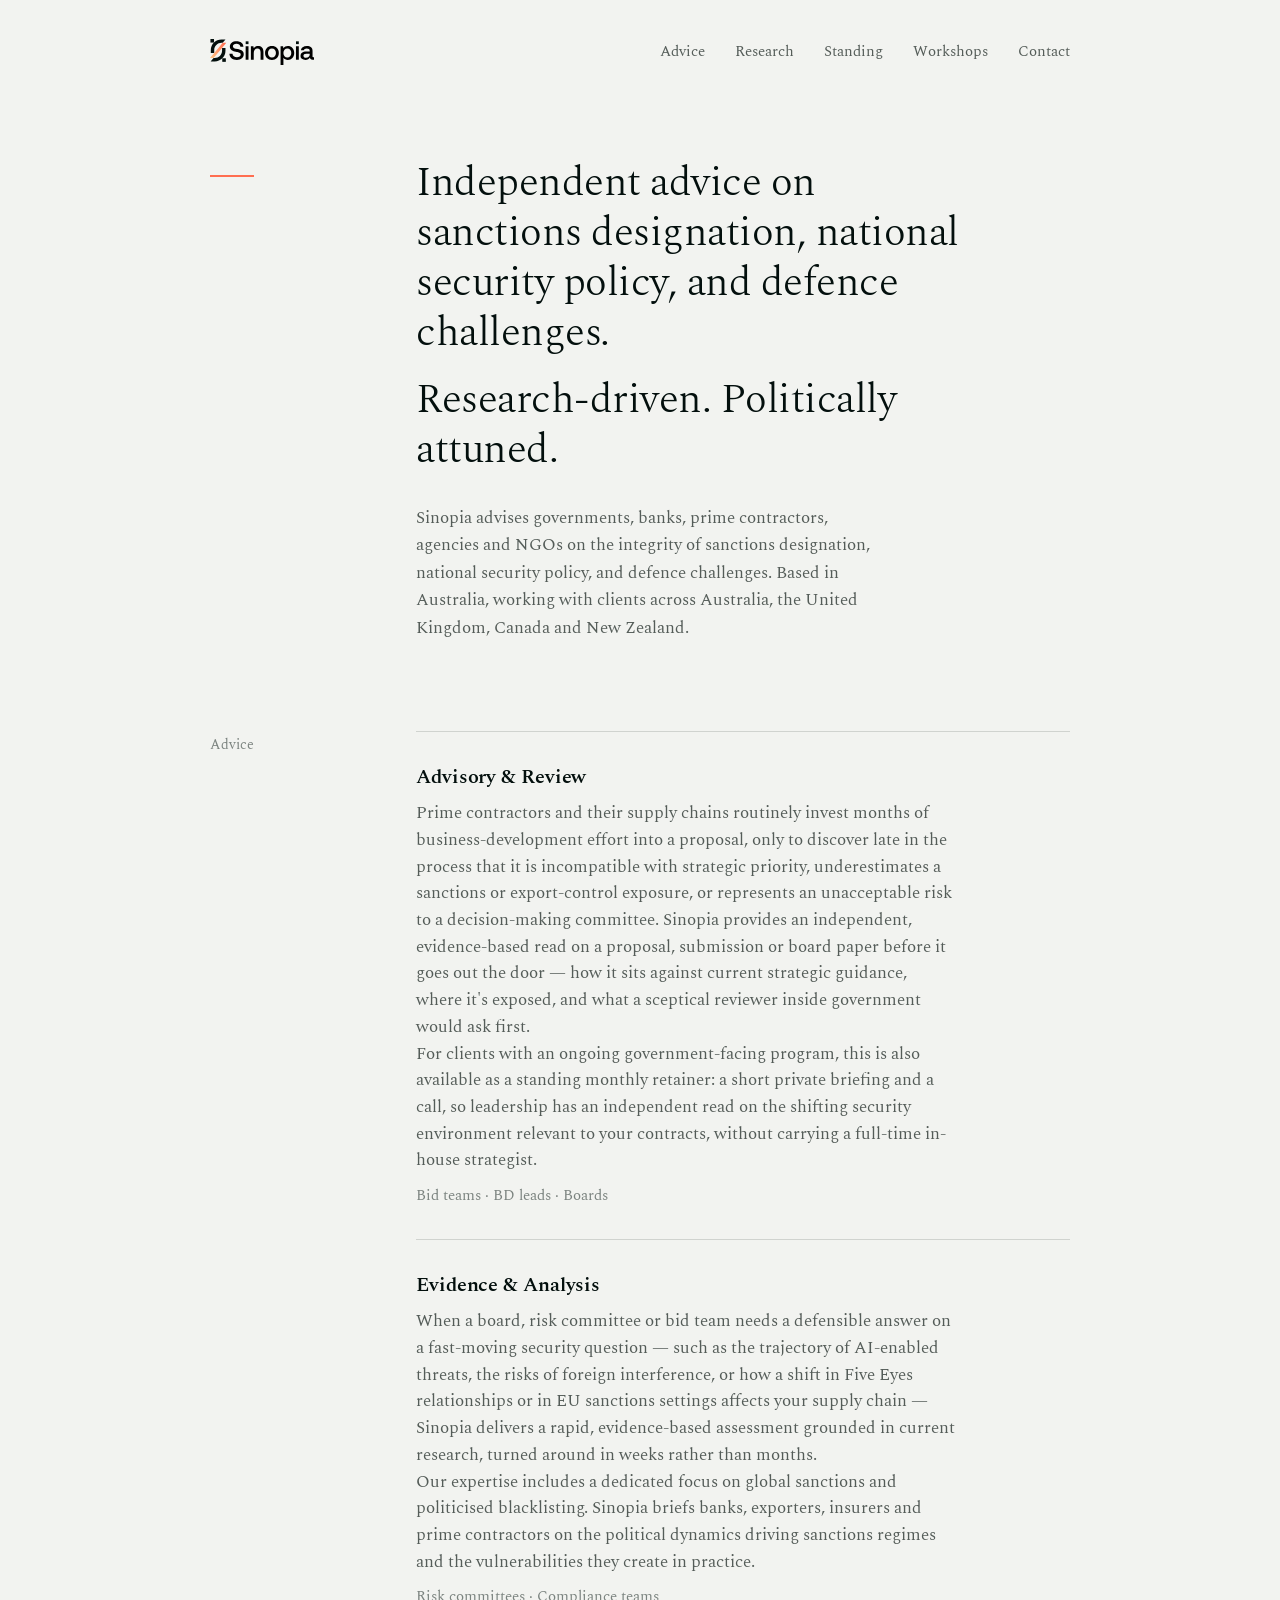
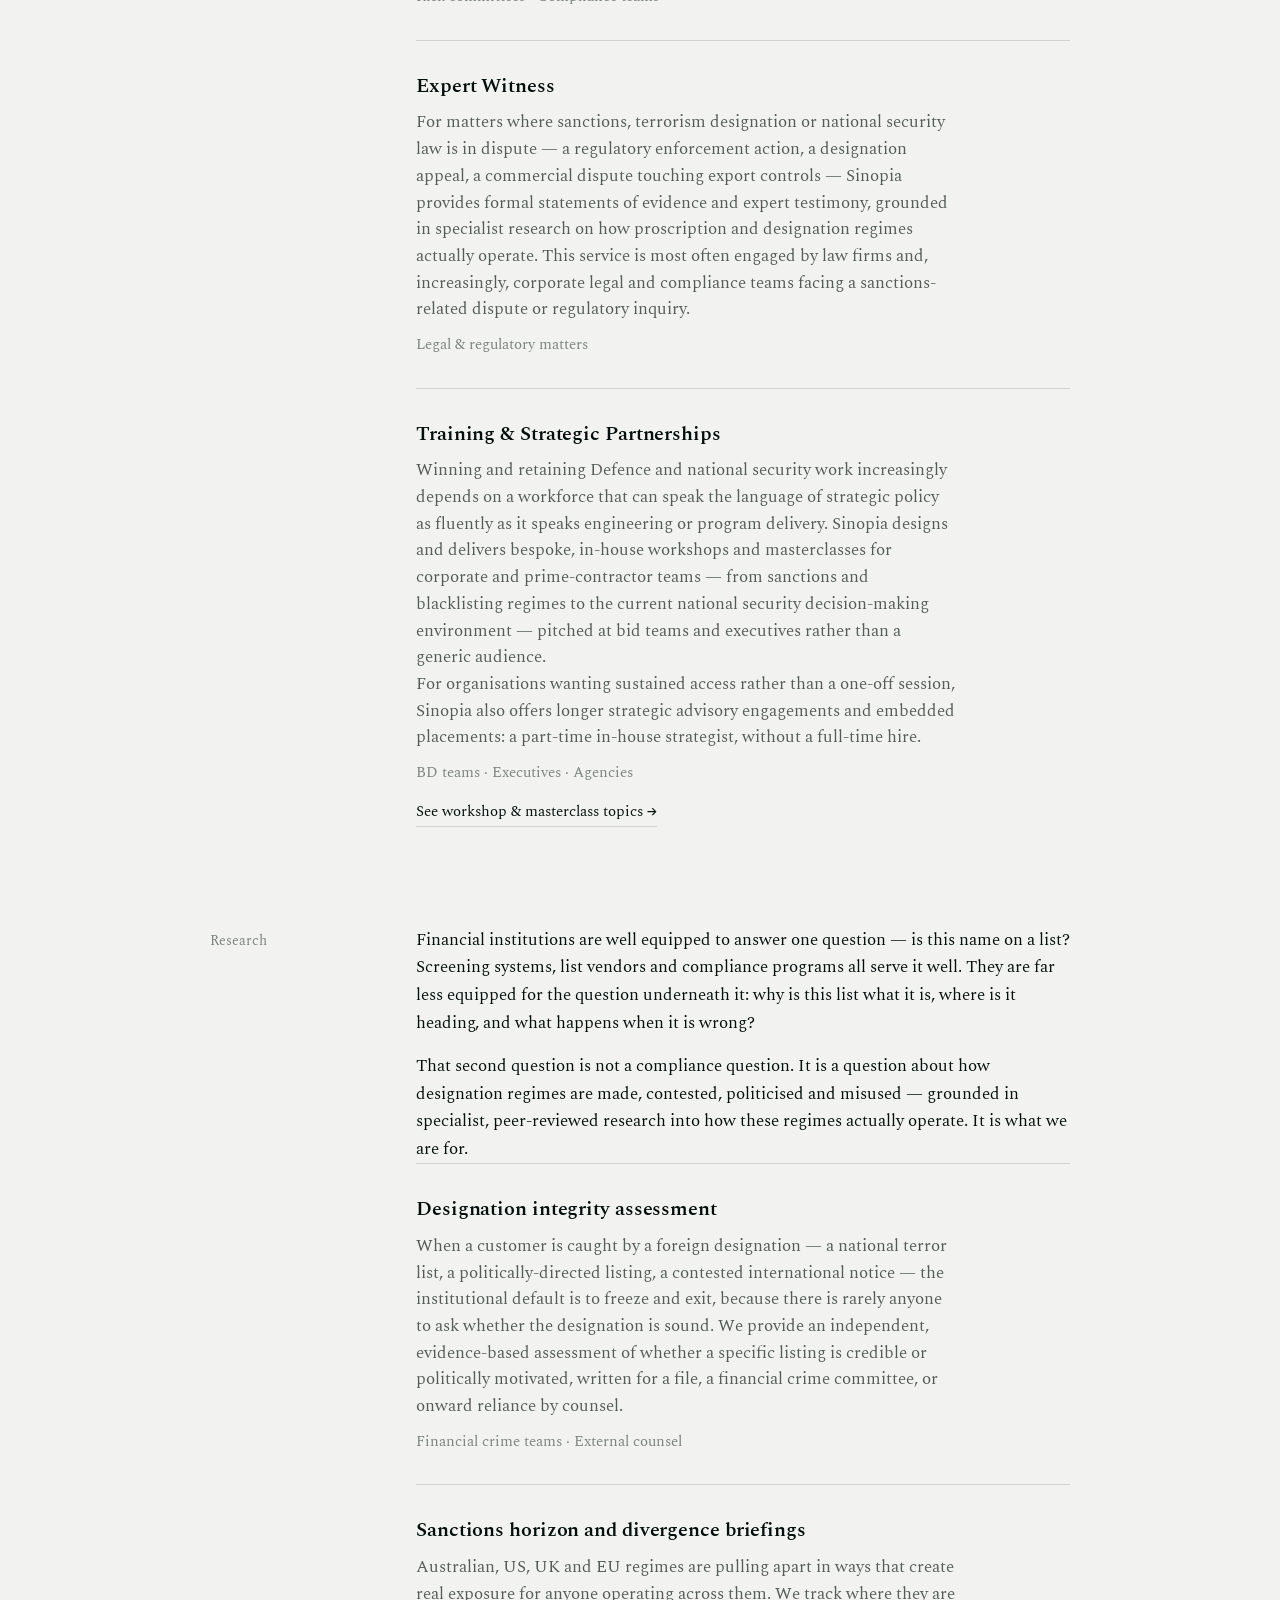
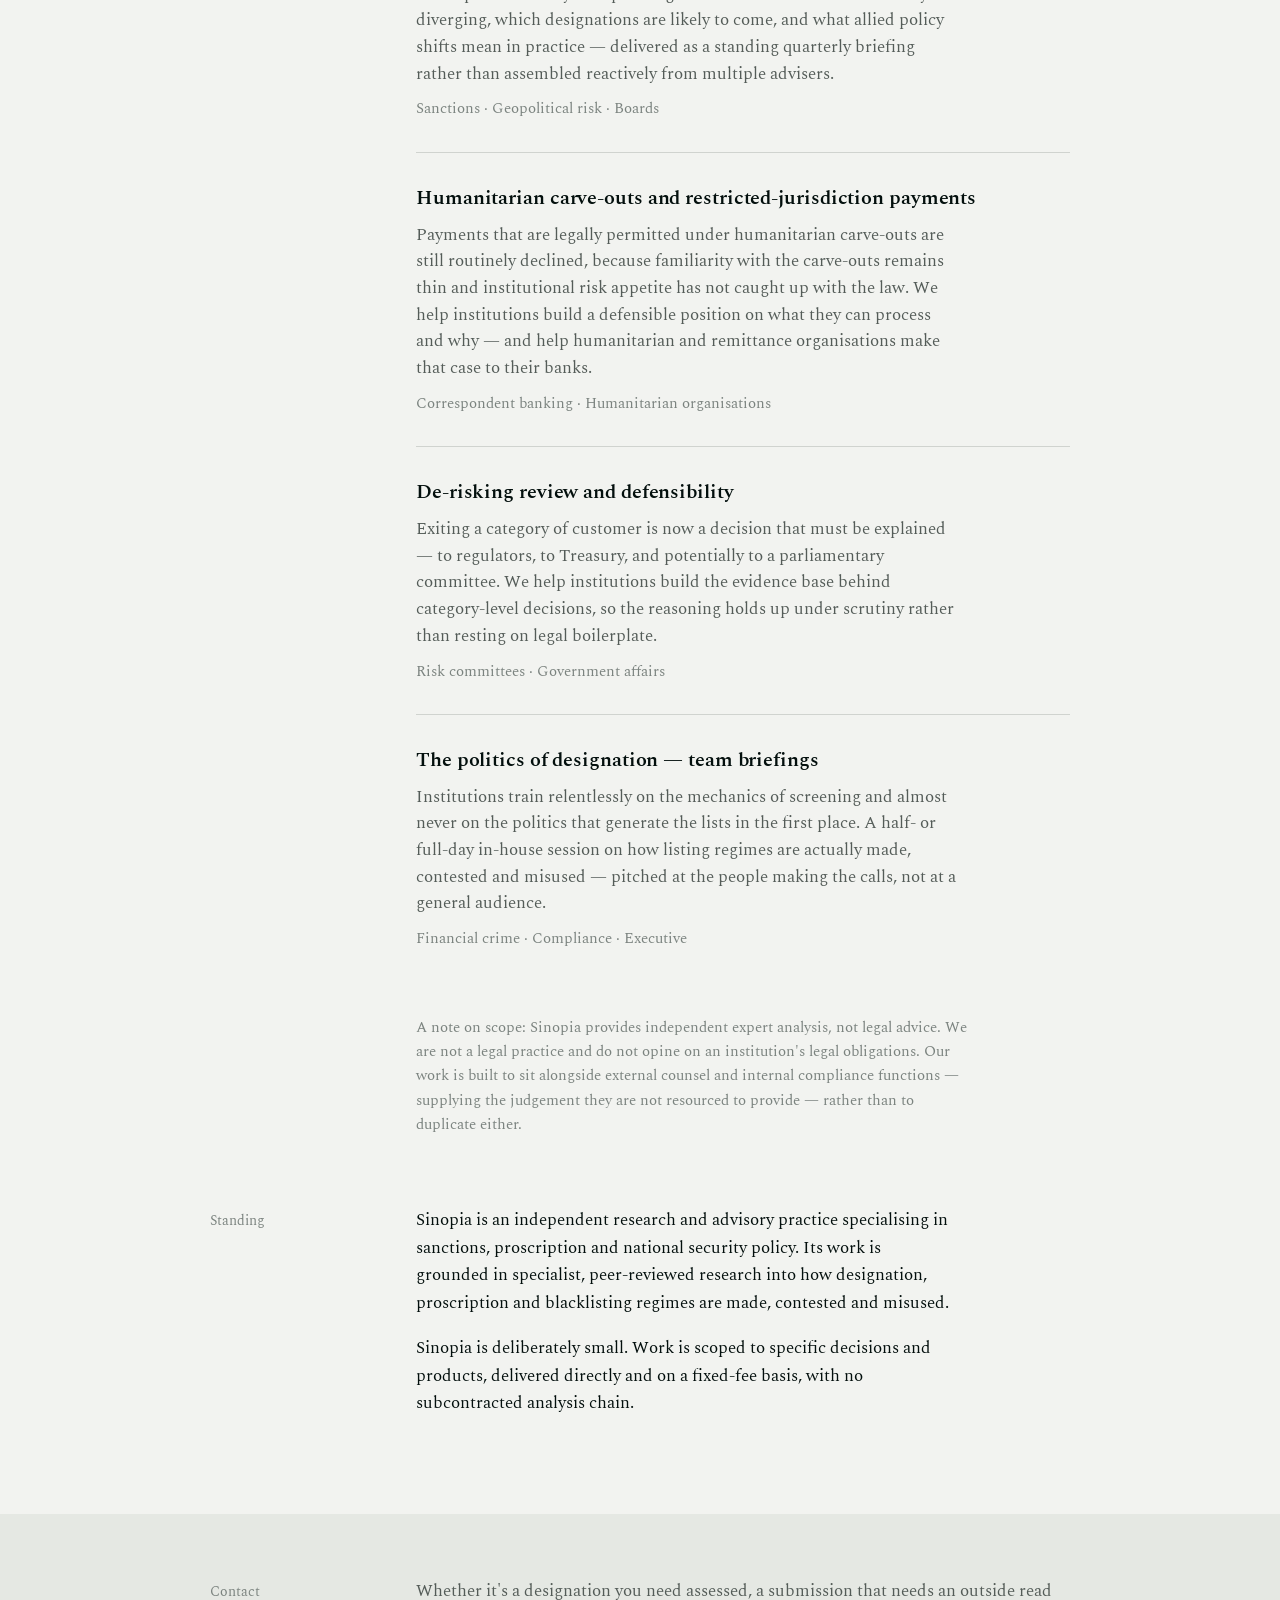
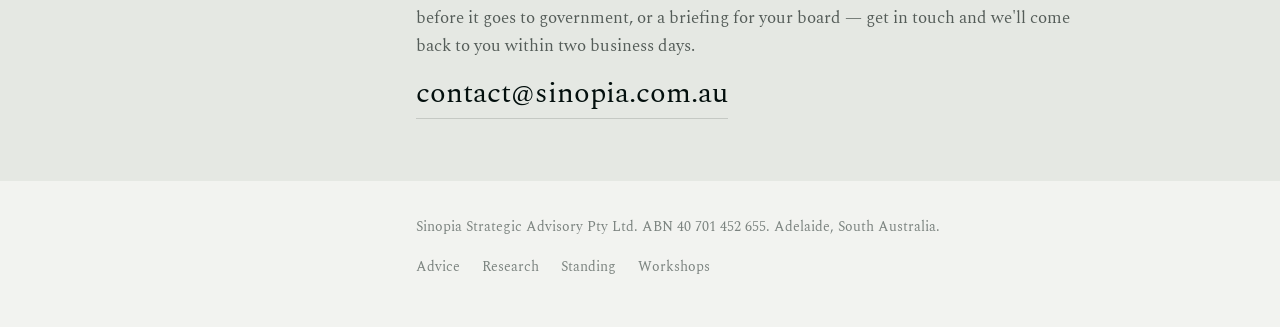
<file: index.html>
<!doctype html>
<html lang="en">
<head>
<meta charset="utf-8">
<meta name="viewport" content="width=device-width,initial-scale=1">
<title>Sinopia Strategic Advisory</title>
<meta name="description" content="Independent advisory on national security policy, sanctions and blacklisting regimes, and international security governance.">
<link rel="stylesheet" href="styles.css">
</head>
<body>

<header class="masthead">
  <div class="sheet masthead-row">
    <a class="mark" href="/" aria-label="Sinopia Strategic Advisory"><img src="assets/Asset_3.svg" alt="Sinopia"></a>
    <nav>
      <ul class="menu">
        <li><a href="#services">Advice</a></li>
        <li><a href="#practice">Research</a></li>
        <li><a href="#standing">Standing</a></li>
        <li><a href="workshops.html">Workshops</a></li>
        <li><a href="#contact">Contact</a></li>
      </ul>
    </nav>
  </div>
</header>

<section class="opening">
  <div class="sheet row">
    <div class="margin-note"><div class="rule-mark"></div></div>
    <div>
      <h1><span class="strand">Independent advice on sanctions designation, national security policy, and defence challenges.</span><span class="strand">Research-driven. Politically attuned.</span></h1>
      <p class="who">Sinopia advises governments, banks, prime contractors, agencies and NGOs on the integrity of sanctions designation, national security policy, and defence challenges. Based in Australia, working with clients across Australia, the United Kingdom, Canada and New Zealand.</p>
    </div>
  </div>
</section>

<section class="register" id="services">
  <div class="sheet row">
    <div class="margin-note">Advice</div>
    <div>

      <div class="entry">
        <h2>Advisory &amp; Review</h2>
        <p>Prime contractors and their supply chains routinely invest months of business-development effort into a proposal, only to discover late in the process that it is incompatible with strategic priority, underestimates a sanctions or export-control exposure, or represents an unacceptable risk to a decision-making committee. Sinopia provides an independent, evidence-based read on a proposal, submission or board paper before it goes out the door — how it sits against current strategic guidance, where it's exposed, and what a sceptical reviewer inside government would ask first.</p>
        <p>For clients with an ongoing government-facing program, this is also available as a standing monthly retainer: a short private briefing and a call, so leadership has an independent read on the shifting security environment relevant to your contracts, without carrying a full-time in-house strategist.</p>
        <span class="who">Bid teams · BD leads · Boards</span>
      </div>

      <div class="entry">
        <h2>Evidence &amp; Analysis</h2>
        <p>When a board, risk committee or bid team needs a defensible answer on a fast-moving security question — such as the trajectory of AI-enabled threats, the risks of foreign interference, or how a shift in Five Eyes relationships or in EU sanctions settings affects your supply chain — Sinopia delivers a rapid, evidence-based assessment grounded in current research, turned around in weeks rather than months.</p>
        <p>Our expertise includes a dedicated focus on global sanctions and politicised blacklisting. Sinopia briefs banks, exporters, insurers and prime contractors on the political dynamics driving sanctions regimes and the vulnerabilities they create in practice.</p>
        <span class="who">Risk committees · Compliance teams</span>
      </div>

      <div class="entry">
        <h2>Expert Witness</h2>
        <p>For matters where sanctions, terrorism designation or national security law is in dispute — a regulatory enforcement action, a designation appeal, a commercial dispute touching export controls — Sinopia provides formal statements of evidence and expert testimony, grounded in specialist research on how proscription and designation regimes actually operate. This service is most often engaged by law firms and, increasingly, corporate legal and compliance teams facing a sanctions-related dispute or regulatory inquiry.</p>
        <span class="who">Legal &amp; regulatory matters</span>
      </div>

      <div class="entry">
        <h2>Training &amp; Strategic Partnerships</h2>
        <p>Winning and retaining Defence and national security work increasingly depends on a workforce that can speak the language of strategic policy as fluently as it speaks engineering or program delivery. Sinopia designs and delivers bespoke, in-house workshops and masterclasses for corporate and prime-contractor teams — from sanctions and blacklisting regimes to the current national security decision-making environment — pitched at bid teams and executives rather than a generic audience.</p>
        <p>For organisations wanting sustained access rather than a one-off session, Sinopia also offers longer strategic advisory engagements and embedded placements: a part-time in-house strategist, without a full-time hire.</p>
        <span class="who">BD teams · Executives · Agencies</span>
        <a class="more" href="workshops.html">See workshop &amp; masterclass topics →</a>
      </div>

    </div>
  </div>
</section>

<section class="register" id="practice">
  <div class="sheet row">
    <div class="margin-note">Research</div>
    <div>

      <p class="who" style="margin-bottom:0;">Financial institutions are well equipped to answer one question — is this name on a list? Screening systems, list vendors and compliance programs all serve it well. They are far less equipped for the question underneath it: why is this list what it is, where is it heading, and what happens when it is wrong?</p>
      <p class="who" style="margin-top:16px;">That second question is not a compliance question. It is a question about how designation regimes are made, contested, politicised and misused — grounded in specialist, peer-reviewed research into how these regimes actually operate. It is what we are for.</p>

      <div class="entry">
        <h2>Designation integrity assessment</h2>
        <p>When a customer is caught by a foreign designation — a national terror list, a politically-directed listing, a contested international notice — the institutional default is to freeze and exit, because there is rarely anyone to ask whether the designation is sound. We provide an independent, evidence-based assessment of whether a specific listing is credible or politically motivated, written for a file, a financial crime committee, or onward reliance by counsel.</p>
        <span class="who">Financial crime teams · External counsel</span>
      </div>

      <div class="entry">
        <h2>Sanctions horizon and divergence briefings</h2>
        <p>Australian, US, UK and EU regimes are pulling apart in ways that create real exposure for anyone operating across them. We track where they are diverging, which designations are likely to come, and what allied policy shifts mean in practice — delivered as a standing quarterly briefing rather than assembled reactively from multiple advisers.</p>
        <span class="who">Sanctions · Geopolitical risk · Boards</span>
      </div>

      <div class="entry">
        <h2>Humanitarian carve-outs and restricted-jurisdiction payments</h2>
        <p>Payments that are legally permitted under humanitarian carve-outs are still routinely declined, because familiarity with the carve-outs remains thin and institutional risk appetite has not caught up with the law. We help institutions build a defensible position on what they can process and why — and help humanitarian and remittance organisations make that case to their banks.</p>
        <span class="who">Correspondent banking · Humanitarian organisations</span>
      </div>

      <div class="entry">
        <h2>De-risking review and defensibility</h2>
        <p>Exiting a category of customer is now a decision that must be explained — to regulators, to Treasury, and potentially to a parliamentary committee. We help institutions build the evidence base behind category-level decisions, so the reasoning holds up under scrutiny rather than resting on legal boilerplate.</p>
        <span class="who">Risk committees · Government affairs</span>
      </div>

      <div class="entry">
        <h2>The politics of designation — team briefings</h2>
        <p>Institutions train relentlessly on the mechanics of screening and almost never on the politics that generate the lists in the first place. A half- or full-day in-house session on how listing regimes are actually made, contested and misused — pitched at the people making the calls, not at a general audience.</p>
        <span class="who">Financial crime · Compliance · Executive</span>
      </div>

      <p class="note-line">A note on scope: Sinopia provides independent expert analysis, not legal advice. We are not a legal practice and do not opine on an institution's legal obligations. Our work is built to sit alongside external counsel and internal compliance functions — supplying the judgement they are not resourced to provide — rather than to duplicate either.</p>

    </div>
  </div>
</section>

<section class="standing" id="standing">
  <div class="sheet row">
    <div class="margin-note">Standing</div>
    <div class="body">
      <p>Sinopia is an independent research and advisory practice specialising in sanctions, proscription and national security policy. Its work is grounded in specialist, peer-reviewed research into how designation, proscription and blacklisting regimes are made, contested and misused.</p>
      <p>Sinopia is deliberately small. Work is scoped to specific decisions and products, delivered directly and on a fixed-fee basis, with no subcontracted analysis chain.</p>
    </div>
  </div>
</section>

<section class="contact" id="contact">
  <div class="sheet row">
    <div class="margin-note">Contact</div>
    <div>
      <p class="lead">Whether it's a designation you need assessed, a submission that needs an outside read before it goes to government, or a briefing for your board — get in touch and we'll come back to you within two business days.</p>
      <a class="email" href="mailto:contact@sinopia.com.au">contact@sinopia.com.au</a>
    </div>
  </div>
</section>

<footer class="foot">
  <div class="sheet row">
    <div class="margin-note"></div>
    <div>
      <p>Sinopia Strategic Advisory Pty Ltd. ABN 40 701 452 655. Adelaide, South Australia.</p>
      <ul class="links">
        <li><a href="#services">Advice</a></li>
        <li><a href="#practice">Research</a></li>
        <li><a href="#standing">Standing</a></li>
        <li><a href="workshops.html">Workshops</a></li>
      </ul>
    </div>
  </div>
</footer>

</body>
</html>
</file>
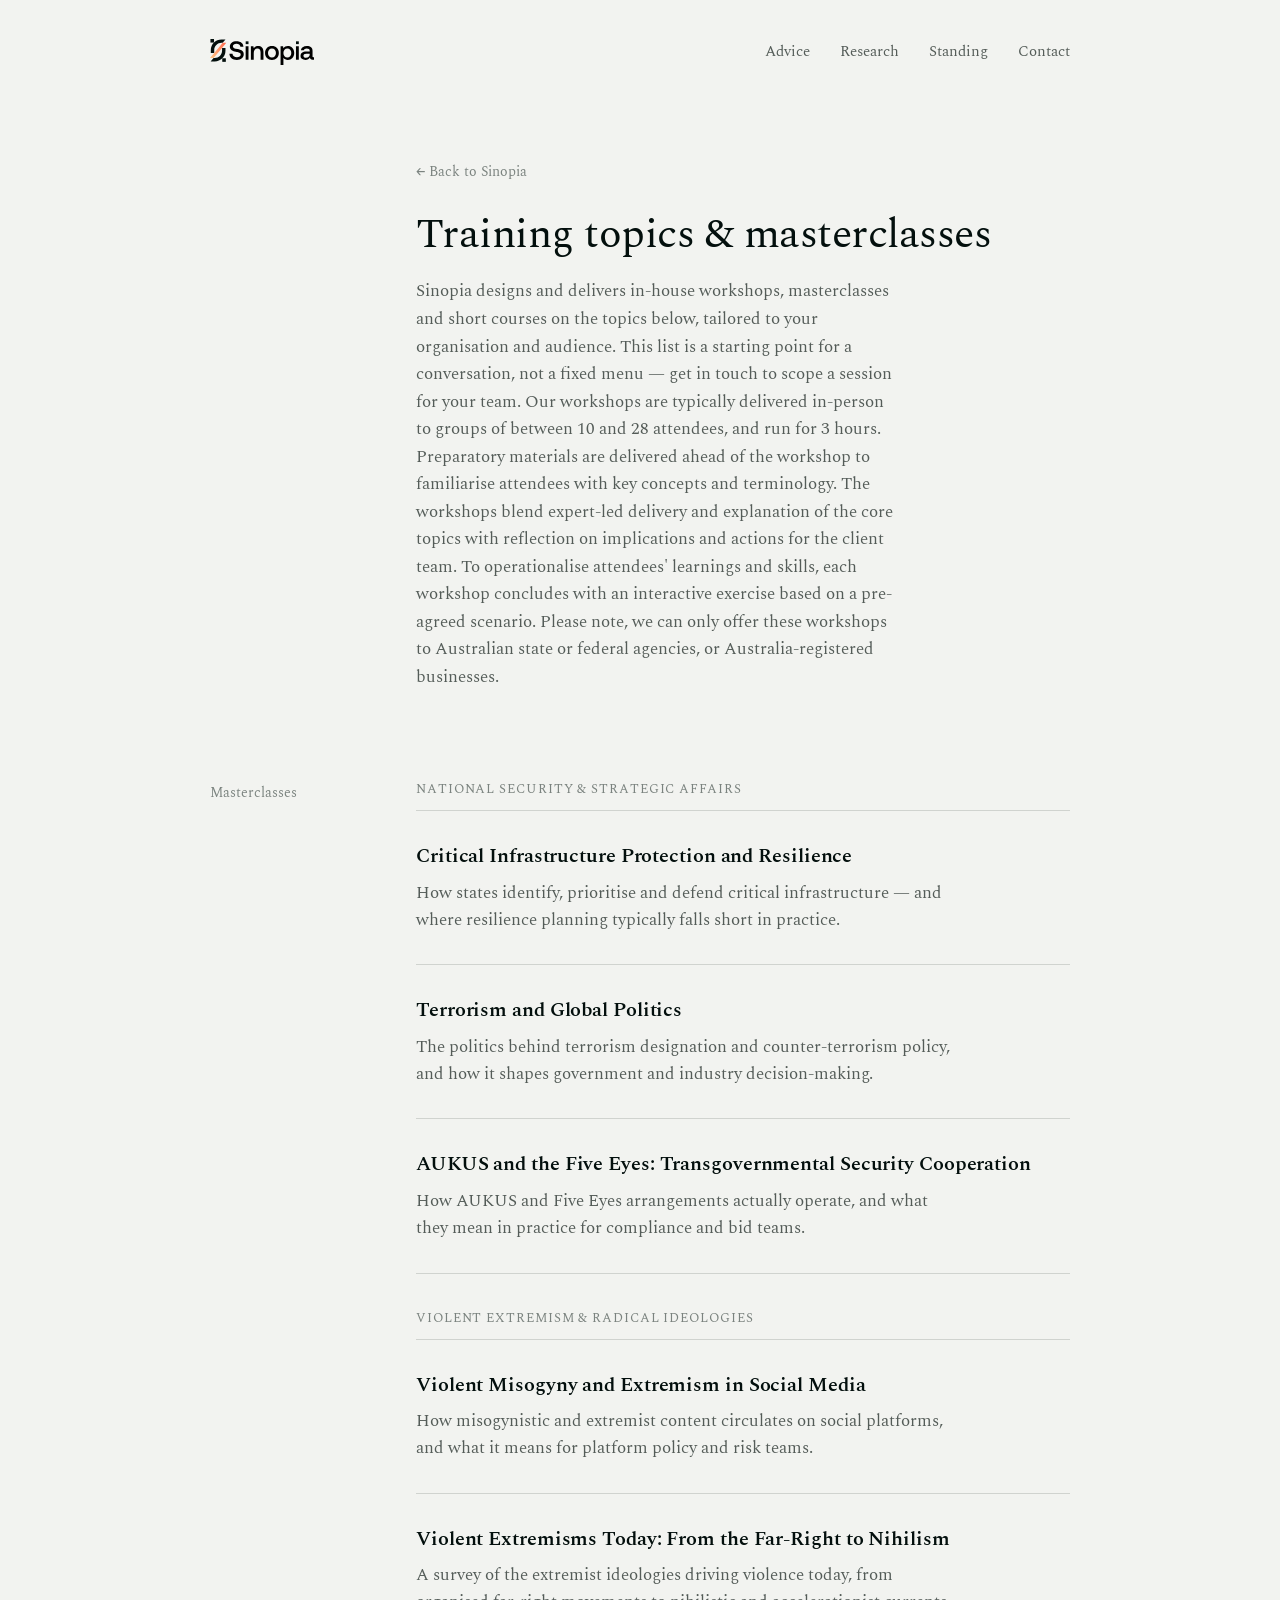
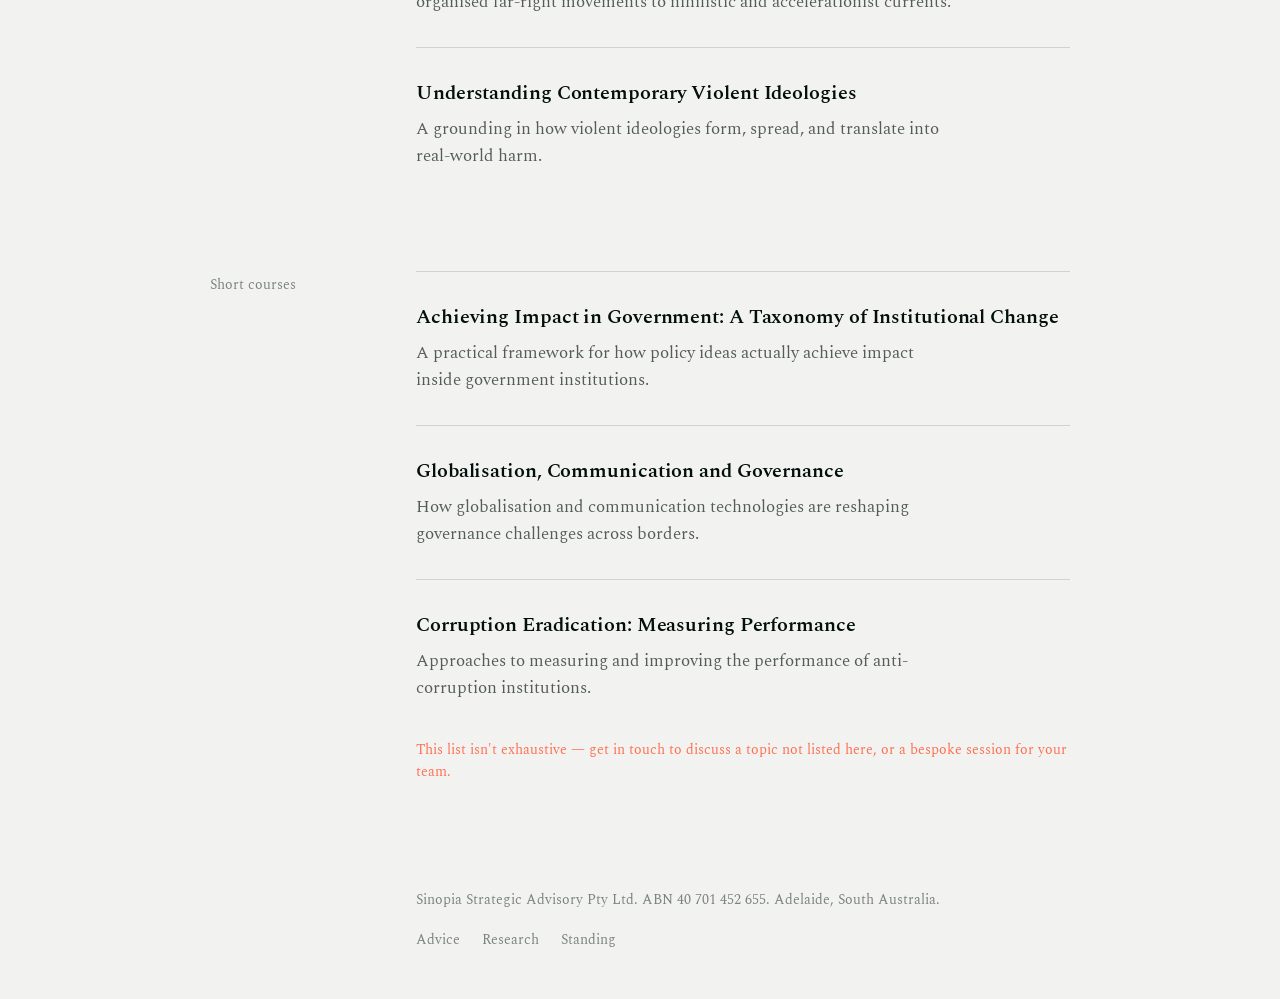
<file: workshops.html>
<!doctype html>
<html lang="en">
<head>
<meta charset="utf-8">
<meta name="viewport" content="width=device-width,initial-scale=1">
<title>Workshops &amp; Masterclasses — Sinopia Strategic Advisory</title>
<meta name="description" content="Workshop, masterclass and short-course topics available from Sinopia Strategic Advisory.">
<link rel="stylesheet" href="styles.css">
</head>
<body>

<header class="masthead">
  <div class="sheet masthead-row">
    <a class="mark" href="index.html" aria-label="Sinopia Strategic Advisory"><img src="assets/Asset_3.svg" alt="Sinopia"></a>
    <nav>
      <ul class="menu">
        <li><a href="index.html#services">Advice</a></li>
        <li><a href="index.html#practice">Research</a></li>
        <li><a href="index.html#standing">Standing</a></li>
        <li><a href="index.html#contact">Contact</a></li>
      </ul>
    </nav>
  </div>
</header>

<section class="opening">
  <div class="sheet row">
    <div class="margin-note"></div>
    <div>
      <a class="back" href="index.html">← Back to Sinopia</a>
      <h1 class="name">Training topics &amp; masterclasses</h1>
      <p class="role">Sinopia designs and delivers in-house workshops, masterclasses and short courses on the topics below, tailored to your organisation and audience. This list is a starting point for a conversation, not a fixed menu — get in touch to scope a session for your team. Our workshops are typically delivered in-person to groups of between 10 and 28 attendees, and run for 3 hours. Preparatory materials are delivered ahead of the workshop to familiarise attendees with key concepts and terminology. The workshops blend expert-led delivery and explanation of the core topics with reflection on implications and actions for the client team. To operationalise attendees' learnings and skills, each workshop concludes with an interactive exercise based on a pre-agreed scenario. 
        
        Please note, we can only offer these workshops to Australian state or federal agencies, or Australia-registered businesses. </p>
    </div>
  </div>
</section>

<section class="register">
  <div class="sheet row">
    <div class="margin-note">Masterclasses</div>
    <div>

      <div class="group-label">National security &amp; strategic affairs</div>

      <div class="entry">
        <h2>Critical Infrastructure Protection and Resilience</h2>
        <p>How states identify, prioritise and defend critical infrastructure — and where resilience planning typically falls short in practice.</p>
      </div>

      <div class="entry">
        <h2>Terrorism and Global Politics</h2>
        <p>The politics behind terrorism designation and counter-terrorism policy, and how it shapes government and industry decision-making.</p>
      </div>

      <div class="entry">
        <h2>AUKUS and the Five Eyes: Transgovernmental Security Cooperation</h2>
        <p>How AUKUS and Five Eyes arrangements actually operate, and what they mean in practice for compliance and bid teams.</p>
      </div>

      <div class="group-label">Violent extremism &amp; radical ideologies</div>

      <div class="entry">
        <h2>Violent Misogyny and Extremism in Social Media</h2>
        <p>How misogynistic and extremist content circulates on social platforms, and what it means for platform policy and risk teams.</p>
      </div>

      <div class="entry">
        <h2>Violent Extremisms Today: From the Far-Right to Nihilism</h2>
        <p>A survey of the extremist ideologies driving violence today, from organised far-right movements to nihilistic and accelerationist currents.</p>
      </div>

      <div class="entry">
        <h2>Understanding Contemporary Violent Ideologies</h2>
        <p>A grounding in how violent ideologies form, spread, and translate into real-world harm.</p>
      </div>

    </div>
  </div>
</section>

<section class="register">
  <div class="sheet row">
    <div class="margin-note">Short courses</div>
    <div>

      <div class="entry">
        <h2>Achieving Impact in Government: A Taxonomy of Institutional Change</h2>
        <p>A practical framework for how policy ideas actually achieve impact inside government institutions.</p>
      </div>

      <div class="entry">
        <h2>Globalisation, Communication and Governance</h2>
        <p>How globalisation and communication technologies are reshaping governance challenges across borders.</p>
      </div>

      <div class="entry">
        <h2>Corruption Eradication: Measuring Performance</h2>
        <p>Approaches to measuring and improving the performance of anti-corruption institutions.</p>
      </div>

      <p class="flag-note">This list isn't exhaustive — get in touch to discuss a topic not listed here, or a bespoke session for your team.</p>

    </div>
  </div>
</section>

<footer class="foot">
  <div class="sheet row">
    <div class="margin-note"></div>
    <div>
      <p>Sinopia Strategic Advisory Pty Ltd. ABN 40 701 452 655. Adelaide, South Australia.</p>
      <ul class="links">
        <li><a href="index.html#services">Advice</a></li>
        <li><a href="index.html#practice">Research</a></li>
        <li><a href="index.html#standing">Standing</a></li>
      </ul>
    </div>
  </div>
</footer>

</body>
</html>
</file>
<file: styles.css>
@import url('https://fonts.googleapis.com/css2?family=Spectral:ital,wght@0,300;0,400;0,500;0,600;1,400&display=swap');


:root{
  --ink:#030F0D;
  --paper:#F2F3F0;
  --paper-deep:#E5E8E3;
  --quiet:#545C58;
  --quieter:#7B837F;
  --rule:rgba(3,15,13,0.14);
  --coral:#FF6E51;
  --serif:"Spectral", Georgia, "Times New Roman", serif;
}

*{box-sizing:border-box;margin:0;padding:0;}
body{
  background:var(--paper);
  color:var(--ink);
  font-family:var(--serif);
  font-weight:400;
  font-size:17px;
  line-height:1.62;
  -webkit-font-smoothing:antialiased;
  text-rendering:optimizeLegibility;
}
img{display:block;max-width:100%;}
a{color:inherit;}
a:focus-visible{outline:2px solid var(--coral);outline-offset:3px;}

.sheet{max-width:940px;margin:0 auto;padding:0 40px;}

/* rows: marginal reference column + text column */
.row{
  display:grid;
  grid-template-columns:150px minmax(0,1fr);
  gap:0 56px;
}
.margin-note{
  font-size:14px;
  color:var(--quieter);
  line-height:1.5;
  padding-top:3px;
}

/* masthead */
.masthead{padding:38px 0 0;}
.masthead-row{display:flex;align-items:center;justify-content:space-between;gap:24px;}
.mark img{height:26px;width:auto;}
.menu{display:flex;gap:30px;list-style:none;}
.menu a{
  font-size:14.5px;color:var(--quiet);text-decoration:none;
  border-bottom:1px solid transparent;padding-bottom:2px;
}
.menu a:hover{color:var(--ink);border-bottom-color:var(--rule);}

/* opening */
.opening{padding:92px 0 88px;}
.opening .rule-mark{
  width:44px;height:2px;background:var(--coral);margin-top:14px;
}
.opening h1{
  font-weight:300;
  font-size:clamp(27px,3.7vw,41px);
  line-height:1.22;
  letter-spacing:-0.012em;
  max-width:27ch;
}
.opening h1 .strand{display:block;}
.opening h1 .strand + .strand{margin-top:0.42em;}
.opening .who{
  margin-top:30px;
  font-size:17px;
  color:var(--quiet);
  max-width:52ch;
}

/* register entries */
.register{padding-bottom:70px;}
.register + .register{padding-top:0;}
.entry{
  border-top:1px solid var(--rule);
  padding:30px 0;
}
.register:last-of-type .entry:last-child{border-bottom:1px solid var(--rule);}
.entry h2{
  font-size:19.5px;
  font-weight:600;
  letter-spacing:-0.005em;
  margin-bottom:8px;
}
.entry p{
  color:var(--quiet);
  max-width:60ch;
  font-size:16.5px;
}

/* standing */
.standing{padding:0 0 96px;}
.standing .body p{max-width:60ch;margin-bottom:18px;font-size:17px;}
.standing .body p:last-child{margin-bottom:0;}
.appointments{
  margin-top:38px;
  border-top:1px solid var(--rule);
}
.appointments li{
  list-style:none;
  border-bottom:1px solid var(--rule);
  padding:13px 0;
  font-size:16px;
  color:var(--quiet);
}

/* contact — the one field of contrast */
.contact{background:var(--paper-deep);padding:64px 0;}
.contact .lead{font-size:17px;color:var(--quiet);margin-bottom:10px;}
.contact a.email{
  font-size:clamp(21px,2.8vw,29px);
  font-weight:400;
  text-decoration:none;
  border-bottom:1px solid var(--rule);
  padding-bottom:3px;
}
.contact a.email:hover{border-bottom-color:var(--ink);}

/* foot */
.foot{padding:34px 0 46px;}
.foot .row{align-items:start;}
.foot p{font-size:14px;color:var(--quieter);line-height:1.7;}
.foot .links{display:flex;gap:22px;list-style:none;margin-top:14px;}
.foot .links a{font-size:14px;color:var(--quieter);text-decoration:none;}
.foot .links a:hover{color:var(--ink);}

@media (max-width:780px){
  .sheet{padding:0 24px;}
  .row{grid-template-columns:1fr;gap:0;}
  .margin-note{
    margin-bottom:14px;padding-top:0;
    font-size:13.5px;
  }
  .menu{gap:20px;}
  .menu li:nth-child(3),.menu li:nth-child(4){display:none;}
  .opening{padding:56px 0 54px;}
  .opening .rule-mark{margin:0 0 20px;}
  .register{padding-bottom:44px;}
  .standing{padding-bottom:60px;}
}

/* ---------- Academic profile ---------- */
.back{
  display:inline-block;font-size:14px;color:var(--quieter);
  text-decoration:none;margin-bottom:26px;
}
.back:hover{color:var(--ink);}
.opening h1.name{max-width:none;font-weight:400;font-size:clamp(28px,3.8vw,42px);}
.opening .role{margin-top:18px;font-size:17px;color:var(--quiet);max-width:54ch;}
.entry .yr{
  display:block;font-size:13.5px;color:var(--quieter);margin-bottom:4px;
}
.entry .org{color:var(--quiet);font-size:16.5px;max-width:60ch;}
.flag-note{
  font-size:14px;color:var(--coral);margin-top:6px;
}

/* ---------- extensions: workshops / cross-links (same tokens, no new palette) ---------- */
.entry .who{
  display:block;font-size:14.5px;color:var(--quieter);margin-top:10px;
}
.entry a.more{
  display:inline-block;margin-top:14px;font-size:15px;color:var(--ink);
  border-bottom:1px solid var(--rule);padding-bottom:2px;text-decoration:none;
}
.entry a.more:hover{border-bottom-color:var(--coral);color:var(--coral);}
.group-label{
  font-size:13px;letter-spacing:0.07em;text-transform:uppercase;
  color:var(--quieter);padding:34px 0 10px;border-top:1px solid var(--rule);
}
.group-label:first-child{border-top:none;padding-top:0;}
.note-line{margin-top:34px;font-size:15px;color:var(--quieter);max-width:70ch;}
</file>
